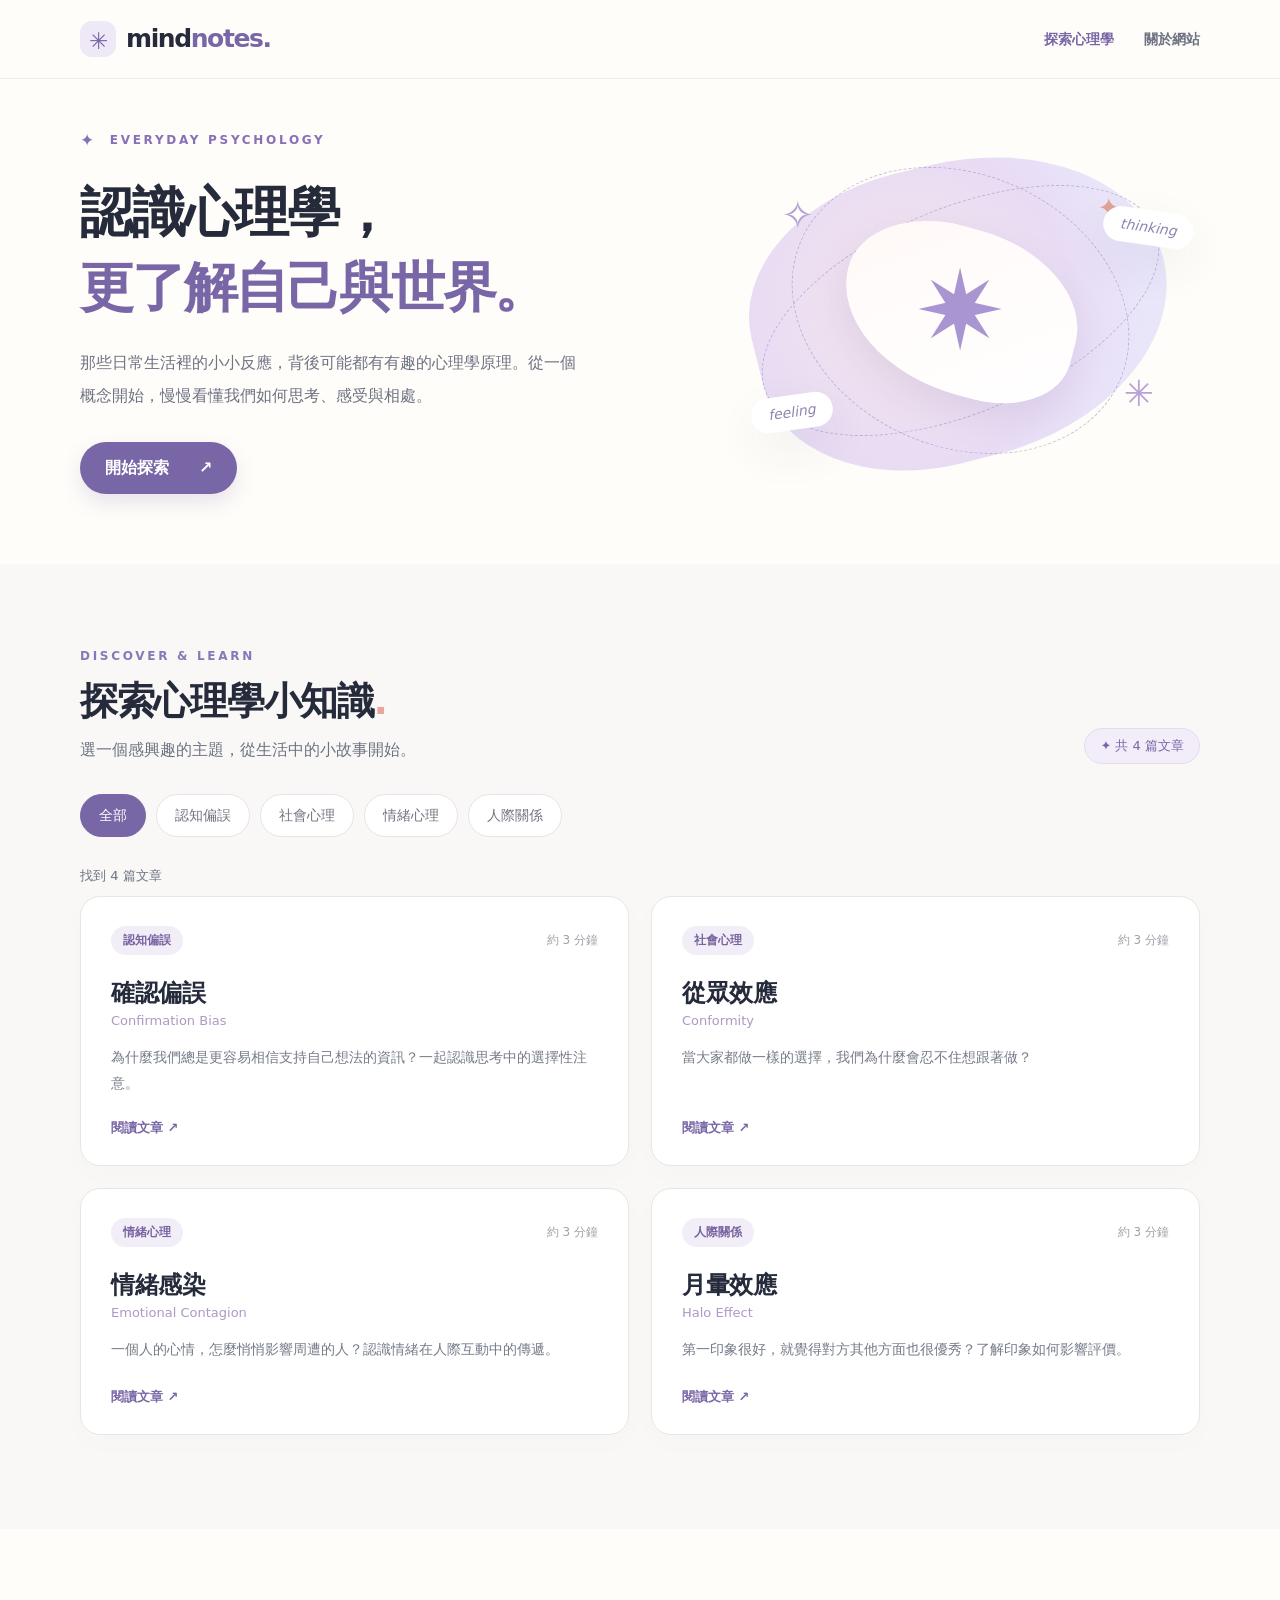
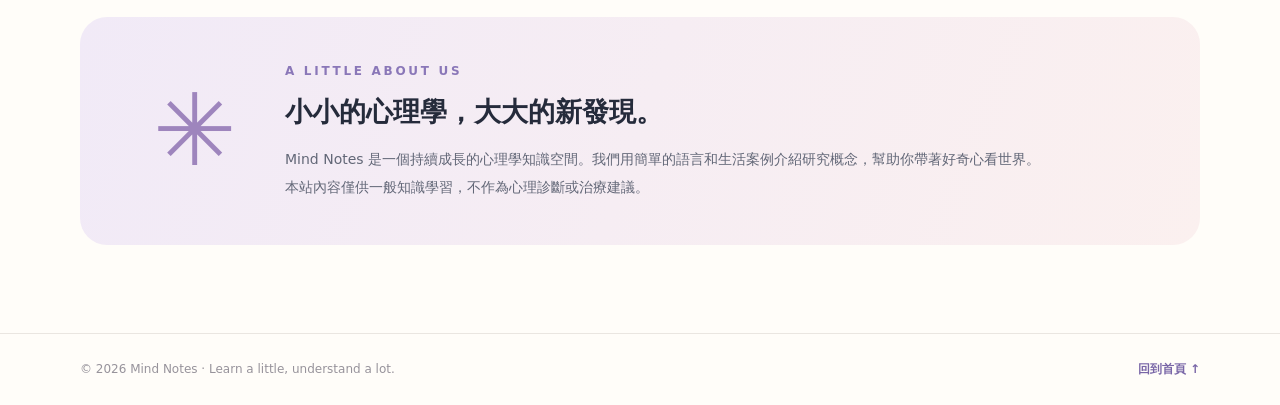
<file: index.html>
<!doctype html>
<html lang="zh-Hant">
<head>
  <meta charset="UTF-8">
  <meta name="viewport" content="width=device-width,initial-scale=1">
  <meta name="description" content="Mind Notes 心理學知識百科：用生活化的例子，一起理解日常心理學。">
  <title>Mind Notes｜心理學知識百科</title>
  <link rel="stylesheet" href="css/style.css">
  <script src="js/main.js" defer></script>
</head>
<body>
  <header class="site-header">
    <div class="shell header-inner">
      <a class="brand" href="index.html" aria-label="Mind Notes 首頁"><span class="brand-icon" aria-hidden="true">✳</span><span>mind<span class="brand-accent">notes.</span></span></a>
      <nav aria-label="主要導覽"><a class="nav-link active" href="index.html">探索心理學</a><a class="nav-link" href="#about">關於網站</a></nav>
    </div>
  </header>
  <main>
    <section class="hero shell" aria-labelledby="hero-title">
      <div class="hero-copy">
        <div class="eyebrow"><span class="tiny-star">✦</span> EVERYDAY PSYCHOLOGY</div>
        <h1 id="hero-title">認識心理學，<br><span>更了解自己與世界。</span></h1>
        <p class="hero-description">那些日常生活裡的小小反應，背後可能都有有趣的心理學原理。從一個概念開始，慢慢看懂我們如何思考、感受與相處。</p>
        <a href="#explore" class="primary-button">開始探索 <span aria-hidden="true">↗</span></a>
      </div>
      <div class="hero-art" aria-hidden="true"><div class="art-halo"></div><div class="art-orbit orbit-one"></div><div class="art-orbit orbit-two"></div><div class="art-core"><span>✷</span></div><span class="art-spark spark-one">✧</span><span class="art-spark spark-two">✦</span><span class="art-spark spark-three">✳</span><div class="art-label top-label">thinking</div><div class="art-label bottom-label">feeling</div></div>
    </section>
    <section class="explore-section" id="explore" aria-labelledby="explore-heading">
      <div class="shell">
        <div class="section-top"><div><div class="eyebrow dark">DISCOVER & LEARN</div><h2 id="explore-heading">探索心理學小知識<span class="dot">.</span></h2><p class="section-subtitle">選一個感興趣的主題，從生活中的小故事開始。</p></div><div class="count-chip" id="totalCount" aria-live="polite">載入中…</div></div>
        <div class="filter-row" id="categoryFilters" aria-label="文章分類篩選"></div>
        <div id="resultsMessage" class="results-message" role="status" aria-live="polite"></div>
        <div id="articleGrid" class="article-grid" aria-live="polite"></div>
      </div>
    </section>
    <section class="about-section shell" id="about"><div class="about-card"><span class="about-symbol" aria-hidden="true">✳</span><div><div class="eyebrow dark">A LITTLE ABOUT US</div><h2>小小的心理學，大大的新發現。</h2><p>Mind Notes 是一個持續成長的心理學知識空間。我們用簡單的語言和生活案例介紹研究概念，幫助你帶著好奇心看世界。本站內容僅供一般知識學習，不作為心理診斷或治療建議。</p></div></div></section>
  </main>
  <footer class="site-footer"><div class="shell footer-inner"><span>© 2026 Mind Notes · Learn a little, understand a lot.</span><a href="index.html">回到首頁 ↑</a></div></footer>
</body>
</html>
</file>
<file: css/style.css>
:root{--ink:#252b3b;--muted:#6d7382;--bg:#fffdf9;--paper:#ffffff;--soft:#f8f6f3;--lavender:#7966a7;--lavender-soft:#efebf7;--coral:#e8a79c;--border:#eae6e1;--shadow:0 18px 48px rgba(58,49,73,.07)}
*{box-sizing:border-box}html{scroll-behavior:smooth}body{margin:0;font-family:ui-sans-serif,system-ui,-apple-system,"Noto Sans TC","Microsoft JhengHei",sans-serif;background:var(--bg);color:var(--ink);line-height:1.75}a{color:inherit;text-decoration:none}button,input{font:inherit}button{cursor:pointer}button:focus-visible,a:focus-visible,input:focus-visible{outline:3px solid #b9a6e1;outline-offset:3px}.shell{width:min(1120px,calc(100% - 48px));margin:auto}.site-header{background:var(--bg);border-bottom:1px solid #f0ece7}.header-inner{height:78px;display:flex;align-items:center;justify-content:space-between;gap:20px}.brand{font-size:25px;font-weight:850;letter-spacing:-1.4px;display:flex;align-items:center;gap:10px;white-space:nowrap}.brand-icon{display:grid;place-items:center;background:#eee8f7;color:var(--lavender);width:36px;height:36px;border-radius:12px;font-size:23px}.brand-accent{color:var(--lavender)}nav{display:flex;gap:30px}.nav-link{font-size:14px;color:var(--muted);font-weight:650}.nav-link:hover,.nav-link.active{color:var(--lavender)}.hero{min-height:485px;display:grid;grid-template-columns:1.25fr 1fr;align-items:center;gap:42px;padding-top:42px;padding-bottom:65px}.eyebrow{font-size:12px;font-weight:850;letter-spacing:2.7px;color:#8670b8}.eyebrow.dark{color:#8a77b8}.tiny-star{font-size:17px;vertical-align:middle;margin-right:6px}.hero h1{font-size:clamp(36px,4.2vw,58px);letter-spacing:-2.2px;line-height:1.4;margin:19px 0 22px;font-weight:850}.hero h1 span{color:var(--lavender)}.hero-description{max-width:505px;font-size:16px;color:var(--muted);line-height:2.05;margin-bottom:29px}.primary-button{display:inline-flex;align-items:center;justify-content:center;gap:30px;background:var(--lavender);color:white;font-weight:750;border-radius:100px;padding:12px 25px;box-shadow:0 9px 20px #7966a72b;transition:transform .2s,background .2s}.primary-button:hover{background:#65528e;transform:translateY(-2px)}.hero-art{height:345px;position:relative;isolation:isolate}.art-halo{position:absolute;inset:24px 30px;border-radius:46% 54% 55% 45%;background:radial-gradient(circle at 38% 45%,#f4e5ec 0,#e8dcf4 53%,#e9e6fa 78%);transform:rotate(-14deg)}.art-core{position:absolute;inset:90px 120px;min-width:135px;display:grid;place-items:center;background:linear-gradient(145deg,#fff9f7,#fff);border-radius:45% 55% 38% 62%;transform:rotate(15deg);box-shadow:0 14px 35px #7b5e9e22}.art-core span{font-size:110px;color:#a995d1;transform:rotate(-15deg);line-height:1}.art-orbit{position:absolute;border:1.5px dashed #aa97cfaa;border-radius:50%;transform:rotate(24deg)}.orbit-one{inset:36px 65px}.orbit-two{inset:70px 28px;transform:rotate(-23deg)}.art-spark{position:absolute;color:#b7a2d8}.spark-one{left:60px;top:42px;font-size:40px}.spark-two{right:80px;top:46px;font-size:27px;color:#e1a298}.spark-three{right:46px;bottom:58px;font-size:36px}.art-label{position:absolute;border-radius:100px;background:white;padding:5px 17px;color:#9183b0;font-size:14px;font-style:italic;box-shadow:var(--shadow)}.top-label{top:72px;right:6px;transform:rotate(8deg)}.bottom-label{bottom:53px;left:30px;transform:rotate(-8deg)}.explore-section{padding:82px 0 94px;background:#f9f8f6}.section-top{display:flex;align-items:end;justify-content:space-between;gap:20px}.section-top h2{font-size:clamp(27px,3vw,38px);letter-spacing:-1.3px;line-height:1.3;margin:10px 0}.dot{color:var(--coral)}.section-subtitle{color:var(--muted);margin:3px 0 0}.count-chip{font-size:13px;color:var(--lavender);border:1px solid #e5dcef;background:#f3edf9;border-radius:50px;padding:6px 15px;white-space:nowrap}.filter-row{display:flex;flex-wrap:wrap;gap:10px;margin:30px 0 28px}.filter-button{border-radius:100px;border:1px solid #e7e2e7;background:white;color:#777281;padding:8px 18px;font-size:14px;transition:background .18s,color .18s}.filter-button:hover{border-color:#ac9bcf}.filter-button.is-active{background:var(--lavender);color:white;border-color:var(--lavender)}.results-message{font-size:13px;color:var(--muted);min-height:24px;margin-bottom:7px}.article-grid{display:grid;grid-template-columns:repeat(2,minmax(0,1fr));gap:22px}.article-card{border:1px solid var(--border);background:white;padding:29px 30px 25px;border-radius:20px;box-shadow:0 8px 24px #5b507005;display:flex;flex-direction:column;min-height:247px;transition:transform .2s,box-shadow .2s,border-color .2s}.article-card:hover{transform:translateY(-4px);box-shadow:var(--shadow);border-color:#dcd1e9}.card-top{display:flex;justify-content:space-between;align-items:center;gap:10px}.category-tag{font-size:12px;color:#7864a0;font-weight:800;background:#f2eef8;padding:4px 12px;border-radius:40px}.card-time{color:#a2a0a9;font-size:12px}.article-card h3{font-size:24px;line-height:1.4;margin:22px 0 0;letter-spacing:-.5px}.english-name{color:#ae98c5;font-size:13px;line-height:1.5;margin:1px 0 14px}.card-summary{margin:0;color:#757b88;font-size:14px;line-height:1.85;flex-grow:1}.read-more{display:inline-flex;align-items:center;gap:10px;font-weight:800;font-size:13px;color:var(--lavender);margin-top:20px}.empty-state{grid-column:1/-1;text-align:center;border:1px dashed #d7cde5;border-radius:17px;padding:50px 20px;color:var(--muted);background:white}.empty-state h3{color:var(--ink);margin:0 0 8px}.about-section{padding:88px 0}.about-card{background:linear-gradient(110deg,#f1eaf7,#fbf0ef);border-radius:27px;padding:44px 55px;display:grid;grid-template-columns:120px 1fr;align-items:center;gap:30px}.about-symbol{font-size:100px;line-height:1;color:#9e85bd;text-align:center}.about-card h2{font-size:27px;margin:6px 0 10px}.about-card p{color:#626777;max-width:760px;margin:0;font-size:14px;line-height:2}.site-footer{border-top:1px solid var(--border);padding:25px 0;color:#97939b;font-size:12px}.footer-inner{display:flex;justify-content:space-between;gap:20px;flex-wrap:wrap}.footer-inner a{color:var(--lavender);font-weight:650}.sr-only{position:absolute;width:1px;height:1px;padding:0;margin:-1px;overflow:hidden;clip:rect(0,0,0,0);white-space:nowrap;border:0}
/* Article layout */
.article-background{min-height:75vh;background:#faf9f7;padding:48px 0 90px}.reader-shell{width:min(780px,calc(100% - 40px));margin:auto}.back-link{font-size:14px;color:var(--lavender);font-weight:750;display:inline-block;margin-bottom:26px}.back-link:hover{text-decoration:underline}.article-paper{background:white;border:1px solid var(--border);box-shadow:0 20px 70px #4d40570a;border-radius:22px;padding:58px 62px 65px}.article-hero{text-align:left;padding-bottom:28px;border-bottom:1px solid var(--border);margin-bottom:34px}.article-hero h1{font-size:clamp(30px,4vw,44px);margin:15px 0 0;line-height:1.3}.article-en{font-size:17px;color:#a38abf;margin:3px 0 17px}.article-summary{font-size:16px;color:#6b7180;margin:0;line-height:1.9}.article-section{margin:0 0 32px}.article-section h2{font-size:21px;letter-spacing:-.4px;display:flex;align-items:center;gap:12px;margin:0 0 14px}.article-section h2::before{content:"";display:block;width:5px;height:22px;border-radius:5px;background:var(--coral)}.article-section p{font-size:15px;color:#4f5665;line-height:2.1;margin:0 0 12px}.references{padding-top:24px;border-top:1px solid var(--border);margin-top:45px}.references h2{font-size:21px;margin:0 0 14px}.references ul{padding-left:20px;margin:0;overflow-wrap:anywhere}.references li{font-size:13px;line-height:1.9;color:#707584;margin-bottom:8px}.references a{color:#76619e;text-decoration:underline;text-underline-offset:3px}.reader-foot{text-align:center;padding:30px 0 0;color:#8b829b;font-size:13px}.loading-message,.error-message{background:white;border:1px solid var(--border);border-radius:18px;padding:38px;color:var(--muted)}.error-message h1{color:var(--ink);font-size:24px}.error-message a{text-decoration:underline;color:var(--lavender)}
@media(max-width:850px){.hero{grid-template-columns:1fr;min-height:0;padding-top:60px;padding-bottom:65px}.hero-art{max-width:480px;width:100%;justify-self:center;margin-top:0}.hero h1{font-size:45px}.about-card{grid-template-columns:80px 1fr;padding:35px}.about-symbol{font-size:75px}}@media(max-width:600px){.shell{width:min(100% - 32px,1120px)}.header-inner{height:70px}.brand{font-size:21px}.brand-icon{width:31px;height:31px}.header-inner nav{gap:14px}.nav-link{font-size:12px}.hero{padding-top:48px;padding-bottom:48px;gap:12px}.hero h1{font-size:clamp(30px,8.2vw,42px);letter-spacing:-1.1px}.hero-description{font-size:14px}.hero-art{height:245px}.art-halo{inset:20px 30px}.art-core{inset:65px 100px;min-width:105px}.art-core span{font-size:75px}.orbit-one{inset:23px 66px}.orbit-two{inset:43px 30px}.art-label{font-size:11px}.spark-one{font-size:26px}.spark-three{font-size:26px}.explore-section{padding:58px 0 65px}.section-top{align-items:start;flex-direction:column;gap:12px}.section-top h2{font-size:29px}.section-subtitle{font-size:14px}.article-grid{grid-template-columns:1fr;gap:14px}.article-card{padding:24px;min-height:228px}.article-card h3{font-size:22px}.about-section{padding:55px 0}.about-card{display:block;padding:28px}.about-symbol{display:none}.about-card h2{font-size:23px}.article-background{padding-top:28px;padding-bottom:55px}.reader-shell{width:calc(100% - 28px)}.article-paper{padding:32px 23px 36px;border-radius:16px}.article-section h2{font-size:19px}.article-section p{font-size:14px}.footer-inner{line-height:1.6}}
@media(prefers-reduced-motion:reduce){html{scroll-behavior:auto}*,*::before,*::after{transition:none!important}}
</file>
